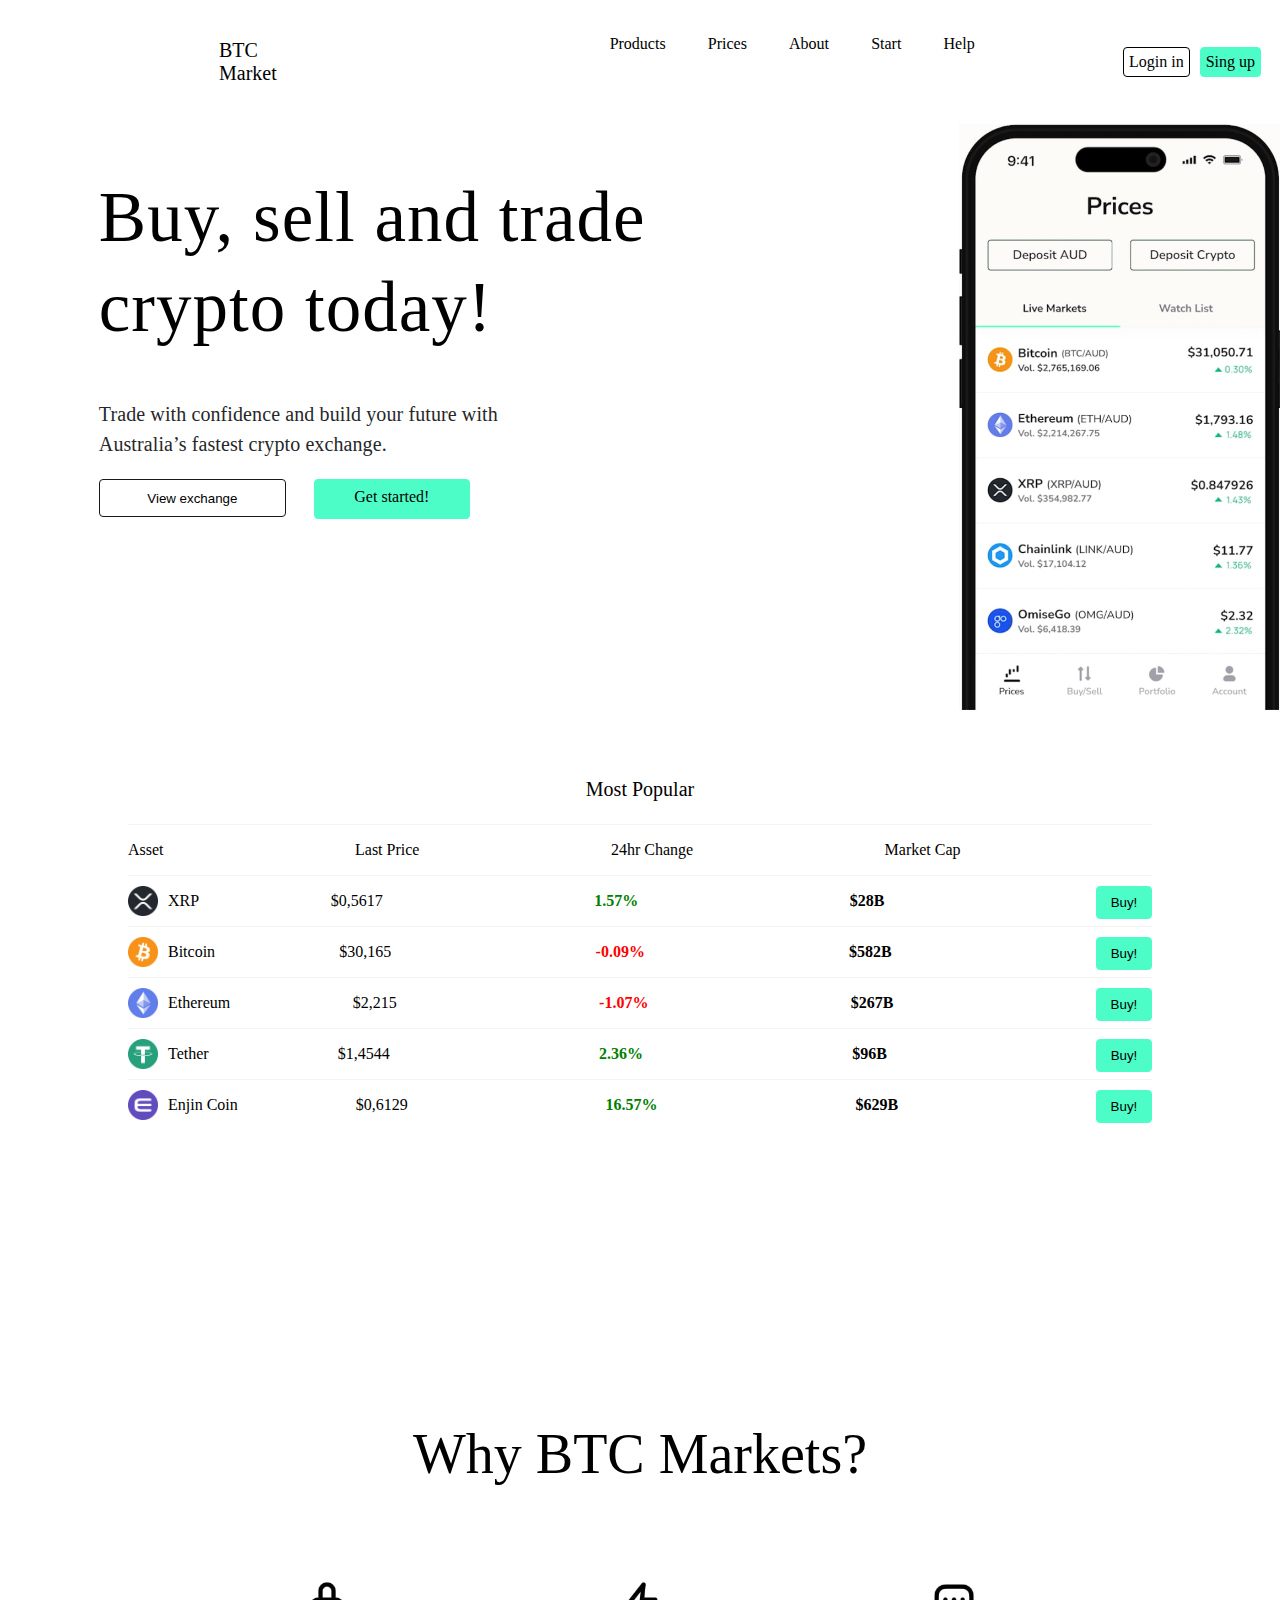
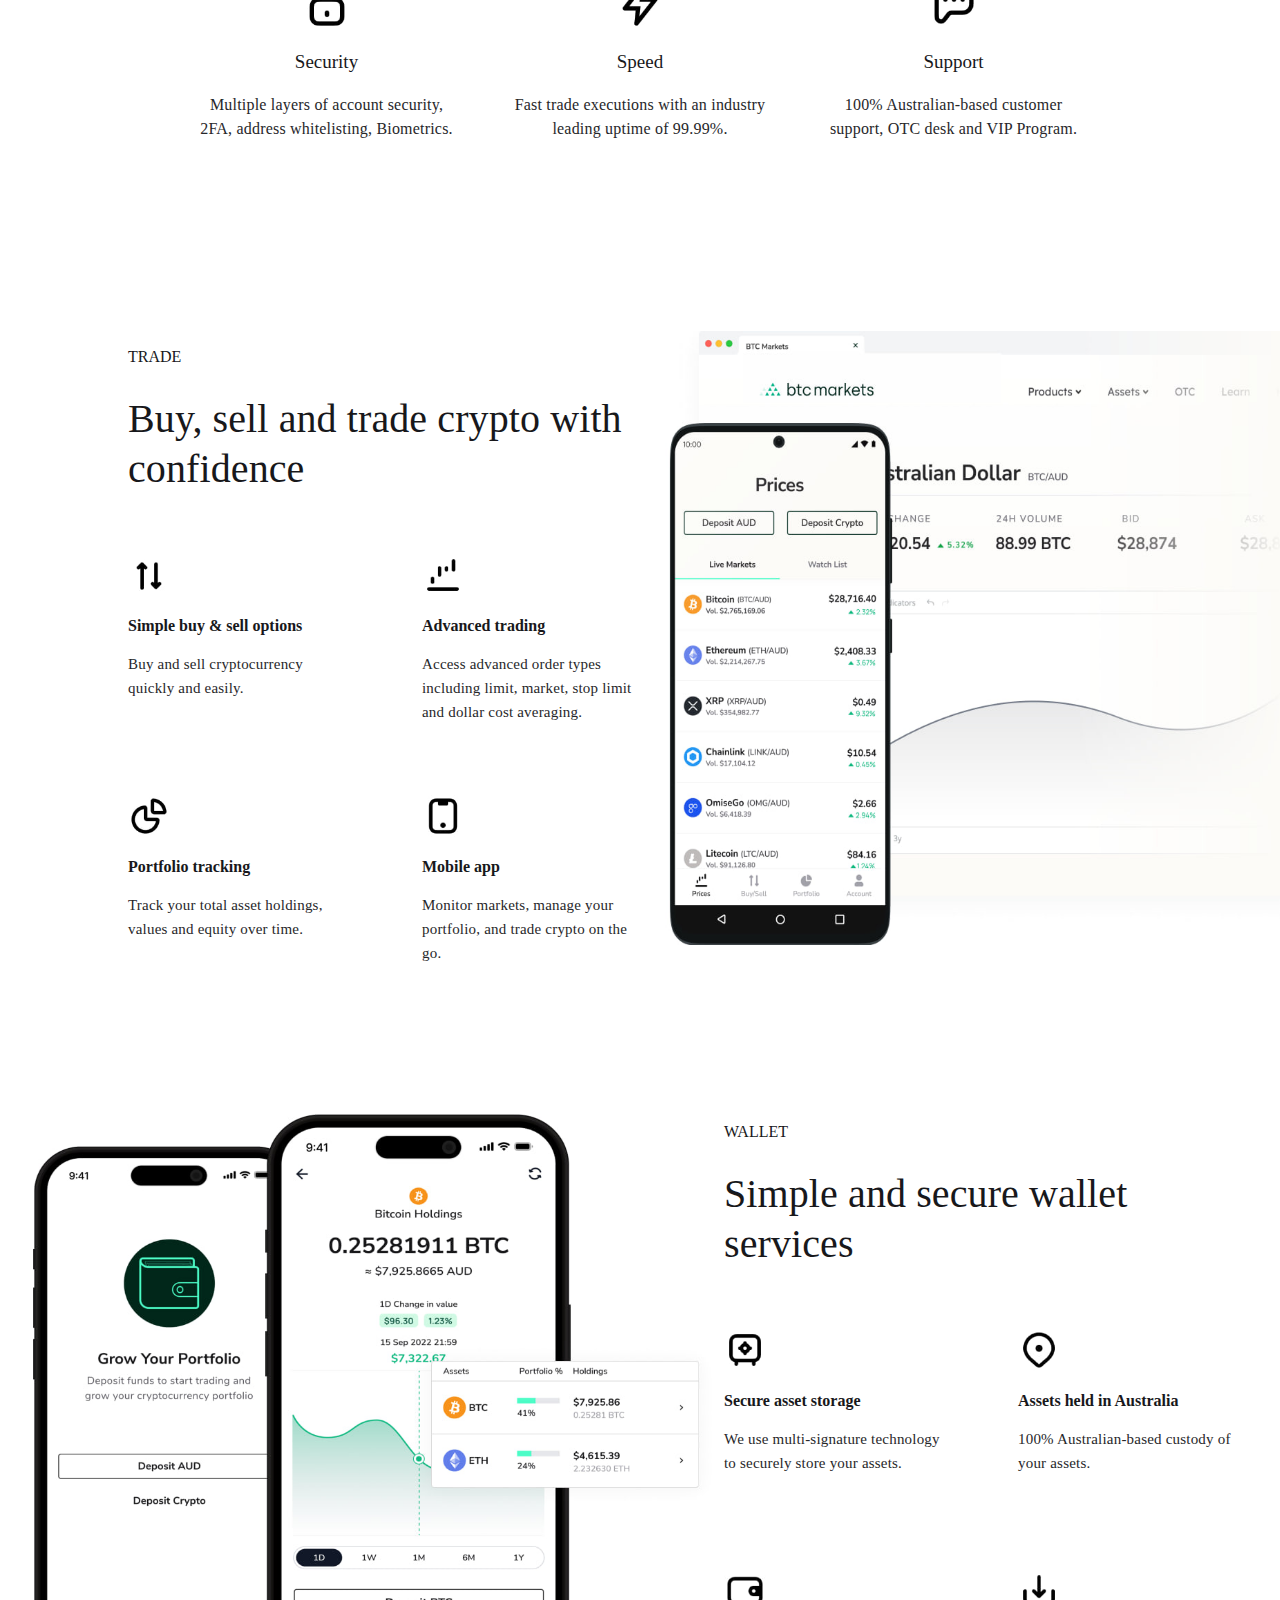
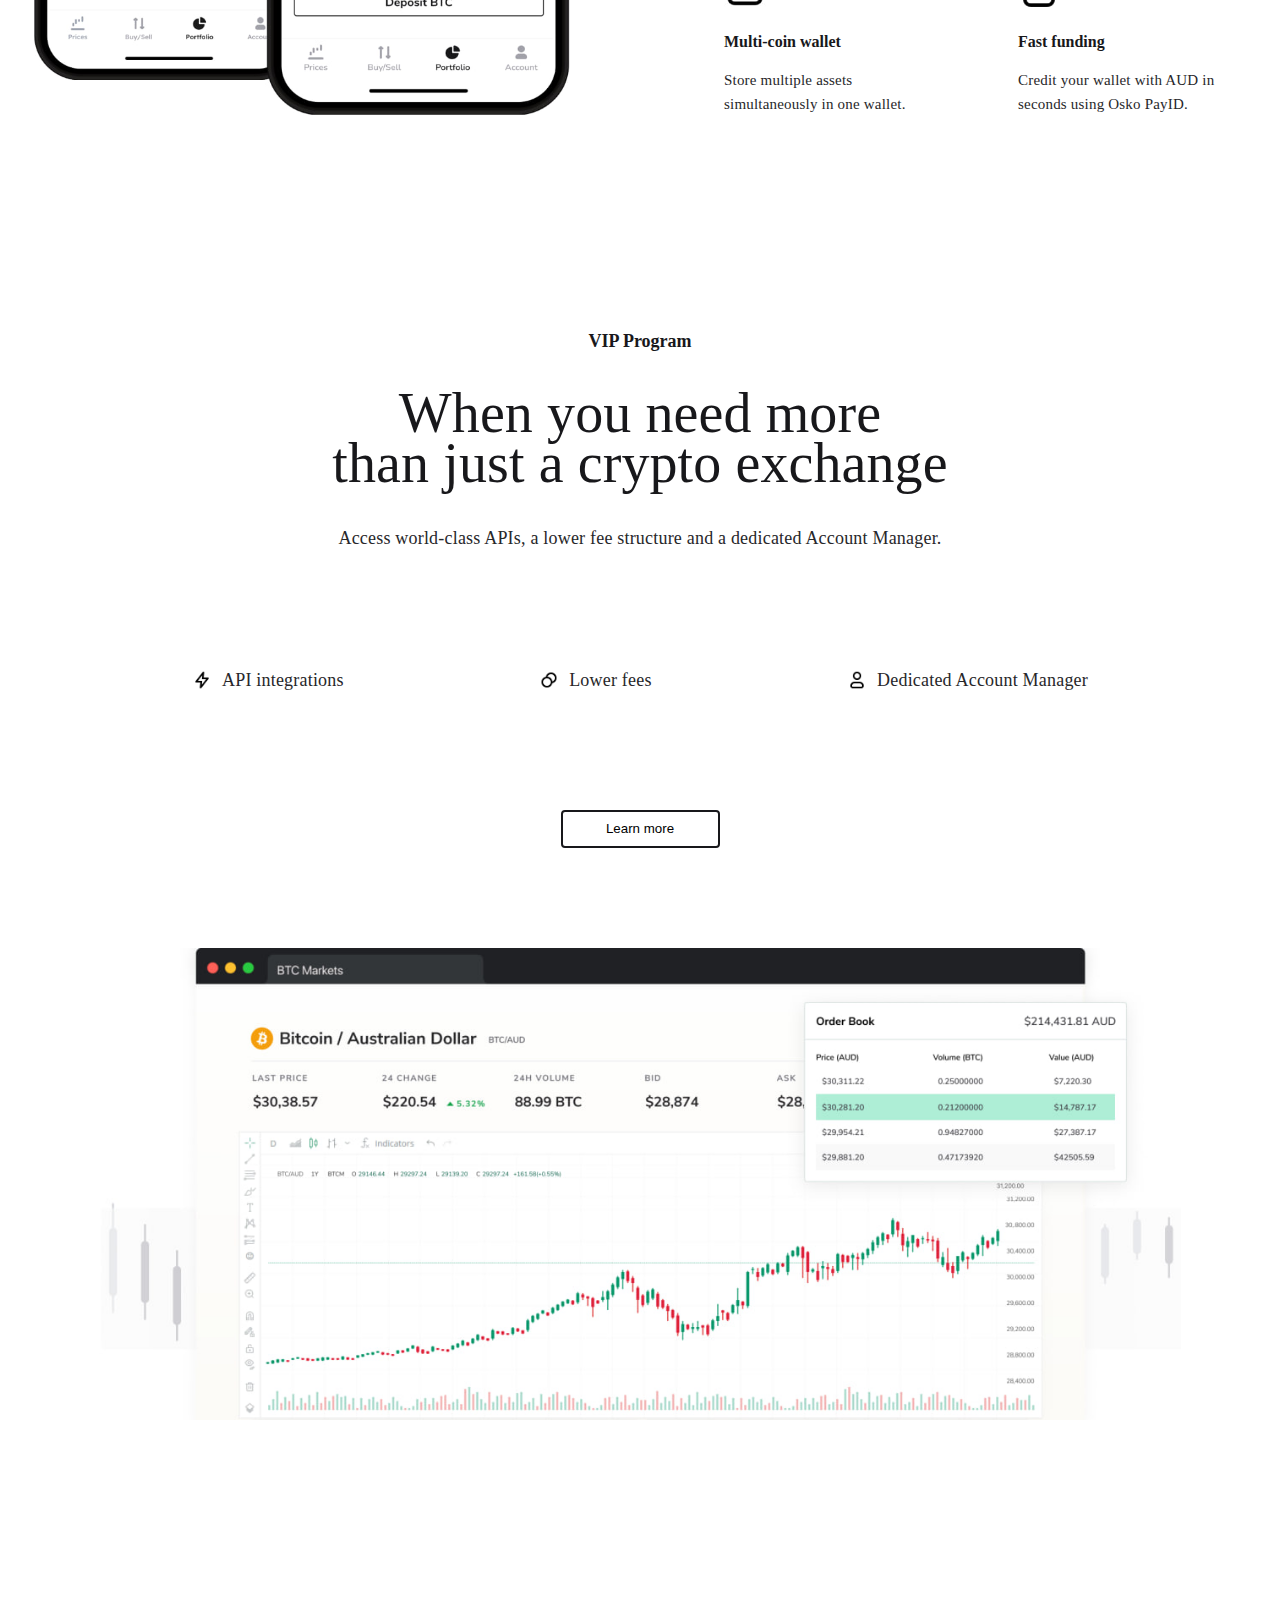
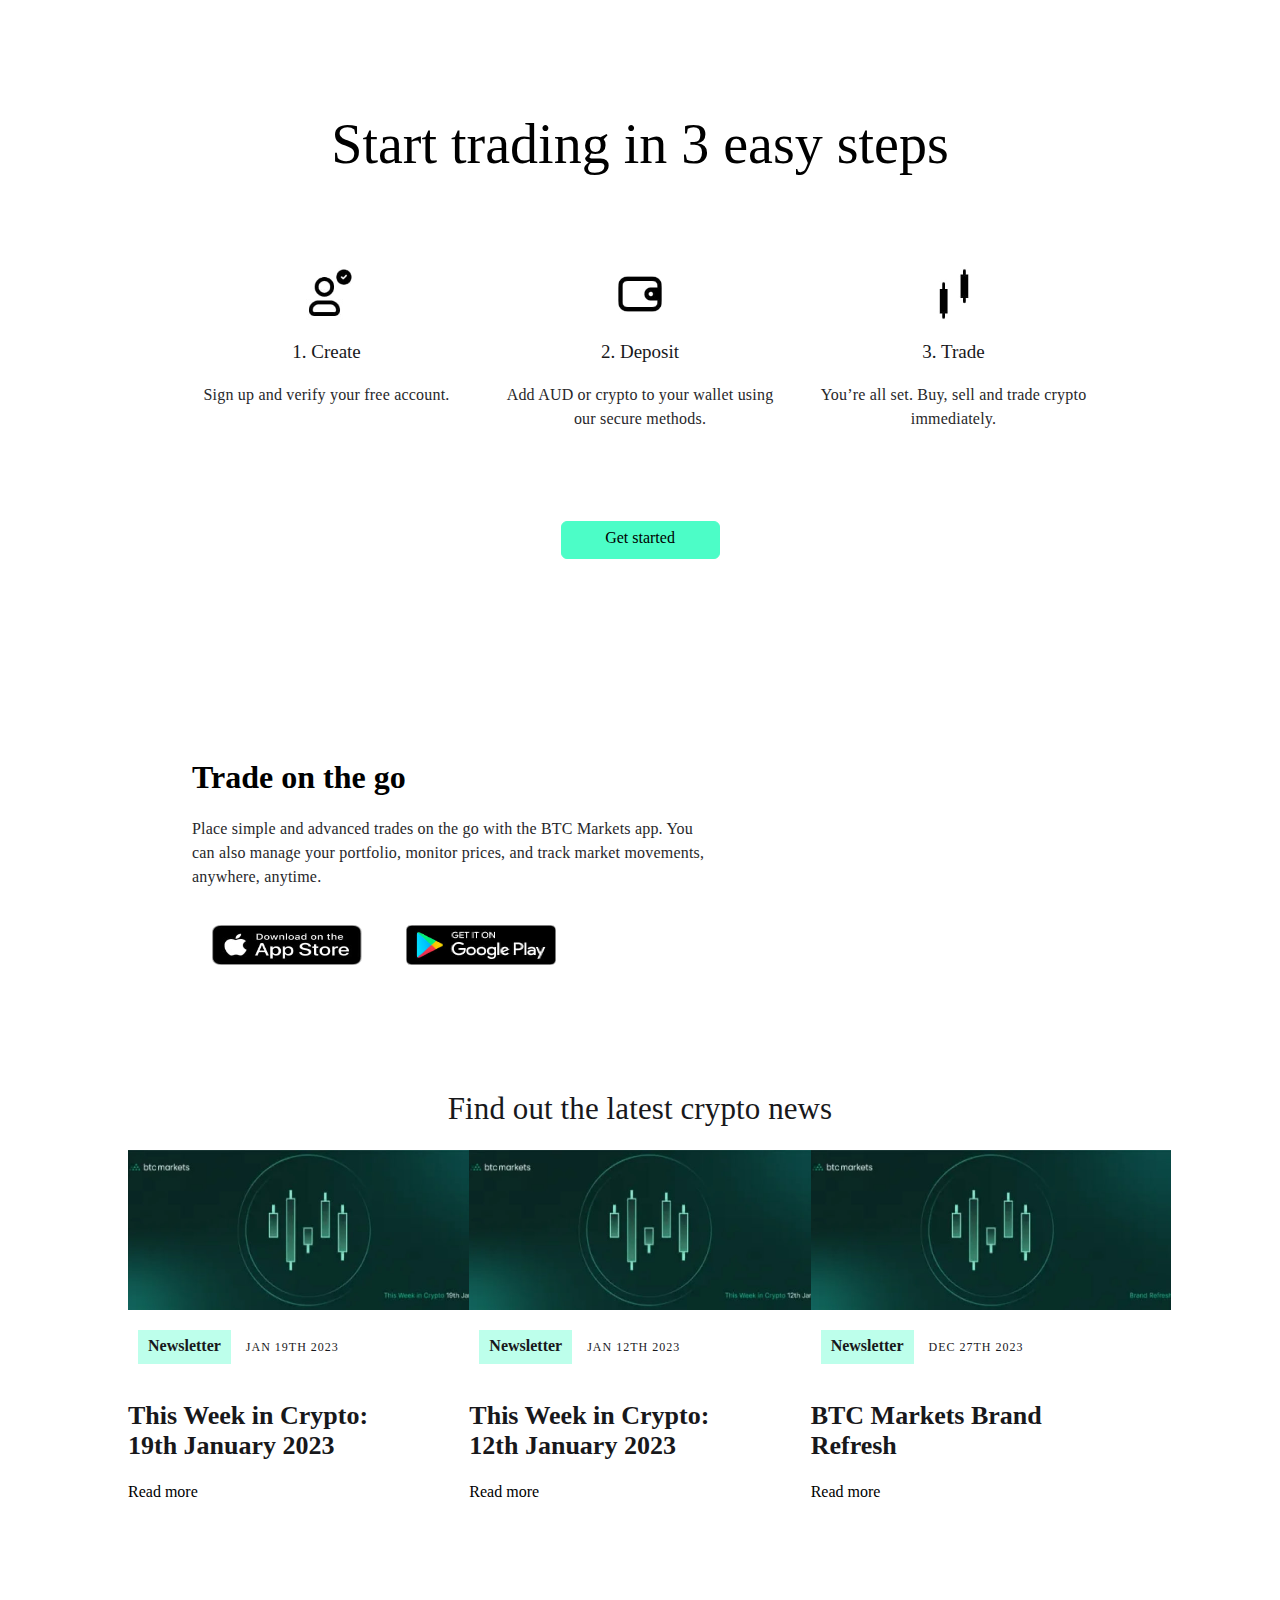
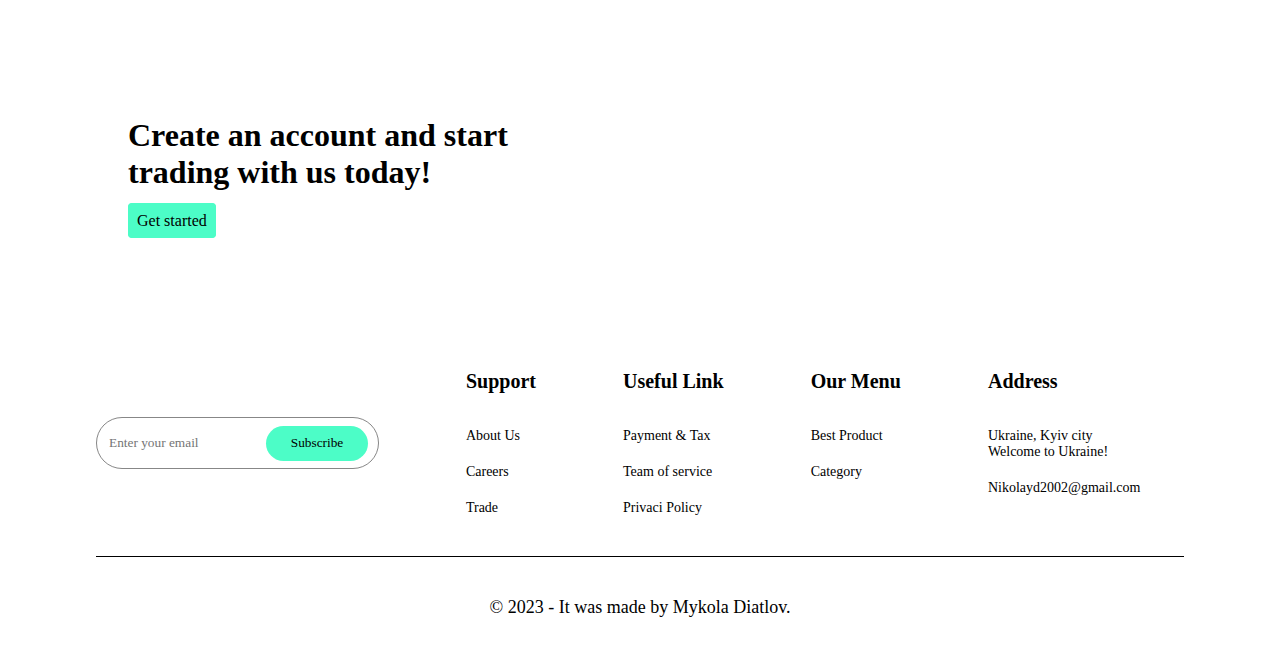
<file: index.html>
<!doctype html>
<html lang="en">
<head>
    <meta charset="UTF-8">
    <meta name="viewport"
          content="width=device-width, user-scalable=no, initial-scale=1.0, maximum-scale=1.0, minimum-scale=1.0">
    <meta http-equiv="X-UA-Compatible" content="ie=edge">
    <title>CriptoWebSite</title>
    <link rel="stylesheet" href="style.css">
</head>
<body>

<header class="header">

    <p class="header__name">BTC Market</p>

    <nav class="header__nav">
        <ul class="text__header">
            <li class="text__li"><a href="#Products">Products</a></li>
            <li class="text__li"><a href="#Prices">Prices</a></li>
            <li class="text__li"><a href="#About">About</a></li>
            <li class="text__li"><a href="#Start">Start</a></li>
            <li class="text__li"><a href="#Help">Help</a></li>
        </ul>
    </nav>

    <div class="header__buttons">
        <a class="header__btn" href="">Login in</a>
        <a class="header__btn2" href="">Sing up</a>
<!--        <button class="header__btn">Log in</button>-->
<!--        <button class="header__btn2">Sing up</button>-->
    </div>
</header>

<main class="main">
    <div class="container">
        <div class="product__text">
            <h1 class="product__h1">
                Buy, sell and trade crypto today!
            </h1>

            <p class="product__p">
                Trade with confidence and build your future with Australia’s fastest crypto exchange.
            </p>
            <div class="product__btns">

<!--                <button class="btn__start">Get started!</button>-->
                <button class="btn__view">View exchange</button>
                <a class="btn__start" href="https://github.com/NikolayLV">Get started!</a>

            </div>
        </div>
        <div class="product__img">
            <img class="mainPhone" src="./img/mainPhone.jpg" alt="">

        </div>

    </div>


    <div class="prices">
        <div class="prices__title">
            <p class="prices__p" id="Prices">
                Most Popular
            </p>
        </div>
        <div class="prices__names">
            <p class="names__p">Asset</p>
            <p class="names__p">Last Price</p>
            <p class="names__p">24hr Change</p>
            <p class="names__p">Market Cap</p>
            <p class="names__p">     </p>
        </div>

        <div class="prices__info">
            <div class="names__price">
                <img src="./img/XRP.jpg" alt="" class="prices__img">
                <p class="names__p">XRP</p>
            </div>

            <p class="names__lastPrice">$0,5617</p>
            <p class="names__colorG">1.57%</p>
            <p class="names__Cap">$28B</p>
            <button class="prices__button">Buy!</button>
        </div>

        <div class="prices__info">
            <div class="names__price">
                <img src="./img/BTC.jpg" alt="" class="prices__img">
                <p class="names__p">Bitcoin</p>
            </div>
            <p class="names__lastPrice">$30,165</p>
            <p class="names__colorR">-0.09%</p>
            <p class="names__Cap">$582B</p>
            <button class="prices__button">Buy!</button>
        </div>

        <div class="prices__info">
            <div class="names__price">
                <img src="./img/ETH.jpg" alt="" class="prices__img">
                <p class="names__p">Ethereum</p>
            </div>
            <p class="names__lastPrice">$2,215</p>
            <p class="names__colorR">-1.07%</p>
            <p class="names__Cap">$267B</p>
            <button class="prices__button">Buy!</button>
        </div>

        <div class="prices__info">
            <div class="names__price">
                <img src="./img/THR.jpg" alt="" class="prices__img">
                <p class="names__p">Tether</p>
            </div>
            <p class="names__lastPrice">$1,4544</p>
            <p class="names__colorG">2.36%</p>
            <p class="names__Cap">$96B</p>
            <button class="prices__button">Buy!</button>
        </div>

        <div class="prices__info">
            <div class="names__price">
                <img src="./img/EEE.jpg" alt="" class="prices__img">
                <p class="names__p">Enjin Coin</p>
            </div>
            <p class="names__lastPrice">$0,6129</p>
            <p class="names__colorG">16.57%</p>
            <p class="names__Cap">$629B</p>
            <button class="prices__button">Buy!</button>
        </div>
    </div>


    <div class="whyWeAre" id="About">
        <h1 class="why__h1">Why BTC Markets?</h1>
        <div class="why__contant">
            <div class="why__card">
                <img class="why__img" src="./img/zam.jpg" alt="">
                <h3 class="why__h3">Security</h3>
                <p class="why__p">Multiple layers of account security, 2FA, address whitelisting, Biometrics.</p>
            </div>
            <div class="why__card">
                <img class="why__img" src="./img/mol.jpg" alt="">
                <h3 class="why__h3">Speed</h3>
                <p class="why__p">Fast trade executions with an industry leading uptime of 99.99%.</p>
            </div>
            <div class="why__card">
                <img class="why__img" src="./img/mess.jpg" alt="">
                <h3 class="why__h3">Support</h3>
                <p class="why__p">100% Australian-based customer support, OTC desk and VIP Program.</p>
            </div>
        </div>
    </div>


    <div class="trade__container" id="Products">
        <div class="trade__right">
            <p class="trade__item" >Trade</p>
            <h1 class="trade__h1">Buy, sell and trade crypto with confidence</h1>
            <div class="trade__content">
                <div class="trade__block">
                    <img src="./img/block1.jpg" alt="" class="trade__block__img">
                    <p class="trade__p1">Simple buy & sell options</p>
                    <p class="trade__p2">Buy and sell cryptocurrency quickly and easily.</p>
                </div>
                <div class="trade__block">
                    <img src="./img/block2.jpg" alt="" class="trade__block__img">
                    <p class="trade__p1">Advanced trading</p>
                    <p class="trade__p2">Access advanced order types including limit, market, stop limit and dollar cost averaging.</p>
                </div>
            </div>
            <div class="trade__content2">
                <div class="trade__block">
                    <img src="./img/block3.jpg" alt="" class="trade__block__img">
                    <p class="trade__p1">Portfolio tracking</p>
                    <p class="trade__p2">Track your total asset holdings, values and equity over time.</p>
                </div>
                <div class="trade__block">
                    <img src="./img/block4.jpg" alt="" class="trade__block__img">
                    <p class="trade__p1">Mobile app</p>
                    <p class="trade__p2">Monitor markets, manage your portfolio, and trade crypto on the go.</p>
                </div>
            </div>
        </div>
        <div class="trade__left">
            <img src="./img/tradeimg.jpg" alt="" class="trade__img">
        </div>
    </div>


    <div class="wallet__container">

        <div class="wallet__right">
            <img src="./img/walletimg.jpg" alt="" class="wallet__img">
        </div>
        <div class="wallet__left">
            <p class="wallet__item">Wallet</p>
            <h1 class="wallet__h1">Simple and secure wallet services</h1>
            <div class="wallet__content">
                <div class="wallet__block">
                    <img src="./img/wallet1.jpg" alt="" class="wallet__block__img">
                    <p class="wallet__p1">Secure asset storage</p>
                    <p class="wallet__p2">We use multi-signature technology to securely store your assets.</p>
                </div>
                <div class="wallet__block">
                    <img src="./img/wallet2.jpg" alt="" class="wallet__block__img">
                    <p class="wallet__p1">Assets held in Australia</p>
                    <p class="wallet__p2">100% Australian-based custody of your assets.</p>
                </div>
            </div>
            <div class="wallet__content2">
                <div class="wallet__block">
                    <img src="./img/wallet3.jpg" alt="" class="wallet__block__img">
                    <p class="wallet__p1">Multi-coin wallet</p>
                    <p class="wallet__p2">Store multiple assets simultaneously in one wallet.</p>
                </div>
                <div class="wallet__block">
                    <img src="./img/wallet4.jpg" alt="" class="wallet__block__img">
                    <p class="wallet__p1">Fast funding</p>
                    <p class="wallet__p2">Credit your wallet with AUD in seconds using Osko PayID.</p>
                </div>
            </div>
        </div>
    </div>

    <div class="vip__container">
        <p class="vip__p">VIP Program</p>
        <h1 class="vip__h1">When you need more <br> than just a crypto exchange</h1>

        <p class="vip__2p">Access world-class APIs, a lower fee structure and a dedicated Account Manager.</p>

        <div class="vip__item">
            <div class="item__content">
                <img src="./img/vip1.jpg" alt="" class="vip__img">
                <p class="vip__2p">API integrations</p>
            </div>
            <div class="item__content">
                <img src="./img/vip2.jpg" alt="" class="vip__img">
                <p class="vip__2p">Lower fees</p>
            </div>
            <div class="item__content">
                <img src="./img/vip3.jpg" alt="" class="vip__img">
                <p class="vip__2p">Dedicated Account Manager</p>
            </div>
        </div>
        <div class="btn">
            <button class="vip__btn">Learn more</button>
        </div>

        <img src="./img/vipimg.jpg" alt="" class="vip__mainimg">

    </div>


    <div class="start" id="Start">
        <h1 class="start__h1">Start trading in 3 easy steps</h1>
        <div class="start__contant">
            <div class="start__card">
                <img class="start__img" src="./img/start1.jpg" alt="">
                <h3 class="start__h3">1. Create</h3>
                <p class="start__p">Sign up and verify your free account.</p>
            </div>
            <div class="start__card">
                <img class="start__img" src="./img/start2.jpg" alt="">
                <h3 class="start__h3">2. Deposit</h3>
                <p class="start__p">Add AUD or crypto to your wallet using our secure methods.</p>
            </div>
            <div class="start__card">
                <img class="start__img" src="./img/start3.jpg" alt="">
                <h3 class="start__h3">3. Trade</h3>
                <p class="start__p">You’re all set. Buy, sell and trade crypto immediately.</p>
            </div>
        </div>
        <div class="start_btn">
<!--            <button class="start__btn">Get started</button>-->
            <a class="start__btn" href="https://github.com/NikolayLV">Get started</a>
        </div>
    </div>

    <div class="tradeon">
        <h1 class="tradeon__h1">Trade on the go</h1>
        <p class="tradeon__p">Place simple and advanced trades on the go with the BTC Markets app.
            You can also manage your portfolio, monitor prices, and track market movements, anywhere, anytime.</p>
        <div class="tradeon__for__img">
            <img src="./img/apple.jpg" alt="" class="tradeon__img">
            <img src="./img/google1.jpg" alt="" class="tradeon__img">
        </div>

    </div>

    <div class="findout">
        <h1 class="findout__h1">Find out the latest crypto news</h1>
        <div class="findout__container">
            <div class="findout__block">
                <img src="./img/findout1.jpg" alt="" class="findout__img">
                <div class="findout__info">
                    <p class="findout__letter">Newsletter</p>
                    <p class="findout__date">JAN 19TH 2023</p>
                </div>
                <h2 class="findout__h2">This Week in Crypto: <br>19th January 2023</h2>
                <p class="findout__read">Read more</p>
            </div>
            <div class="findout__block">
                <img src="./img/findout2.jpg" alt="" class="findout__img">
                <div class="findout__info">
                    <p class="findout__letter">Newsletter</p>
                    <p class="findout__date">JAN 12TH 2023</p>
                </div>
                <h2 class="findout__h2">This Week in Crypto: <br>12th January 2023</h2>
                <p class="findout__read">Read more</p>
            </div>
            <div class="findout__block">
                <img src="./img/findout3.jpg" alt="" class="findout__img">
                <div class="findout__info">
                    <p class="findout__letter">Newsletter</p>
                    <p class="findout__date">DEC 27TH 2023</p>
                </div>
                <h2 class="findout__h2">BTC Markets Brand <br>Refresh</h2>
                <p class="findout__read">Read more</p>
            </div>
        </div>
    </div>

<div class="last">
    <h1 class="tradeon__h1">Create an account and start <br>trading with us today!</h1>

<!--        <button class="last__btn">Get started</button>-->
    <a class="last__btn" href="https://github.com/NikolayLV">Get started</a>

</div>


</main>

<footer class="footer" id="Help">
    <div id="top-footer">
        <div class="left-footer">
            <div class="input">
                <input type="email" placeholder="Enter your email">
                <input type="submit" value="Subscribe" class="submitBtn">
            </div>

        </div>
        <div class="right-footer">
            <div class="block">
                <h2>Support</h2>
                <a href="#">About Us</a>
                <a href="#">Careers</a>
                <a href="#">Trade</a>
            </div>
            <div class="block">
                <h2>Useful Link</h2>
                <a href="#">Payment & Tax</a>
                <a href="#">Team of service</a>
                <a href="#">Privaci Policy</a>
            </div>
            <div class="block">
                <h2>Our Menu</h2>
                <a href="#">Best Product</a>
                <a href="#">Category</a>
            </div>
            <div class="block">
                <h2>Address</h2>
                <span>Ukraine, Kyiv city<br/> Welcome to Ukraine!</span>
                <span>Nikolayd2002@gmail.com</span>
            </div>
        </div>
    </div>
    <div id="bottom-footer">
        <span>© 2023  - It was made by Mykola Diatlov.</span>
    </div>
</footer>
<script src="script.js"></script>
</body>
</html>
</file>
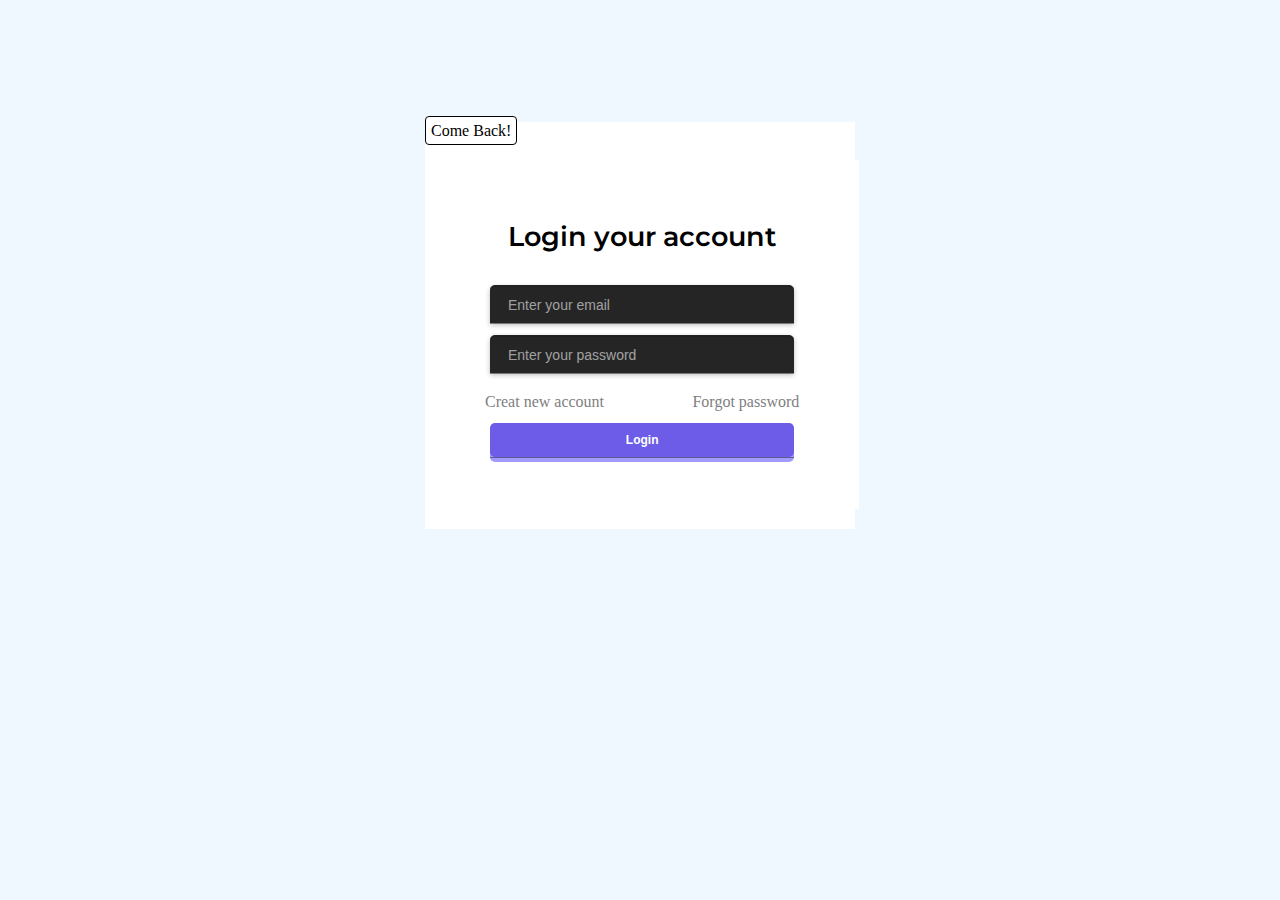
<file: login.html>
<!doctype html>
<html lang="en">
<head>
    <meta charset="UTF-8">
    <meta name="viewport"
          content="width=device-width, user-scalable=no, initial-scale=1.0, maximum-scale=1.0, minimum-scale=1.0">
    <meta http-equiv="X-UA-Compatible" content="ie=edge">
    <title>Login From</title>
  <link rel="stylesheet" href="loginStyle.css">
</head>
<body>

<div class="container">
  <a class="comeBack" href="./index.html">Come Back!</a>
  <div class="forms">
    <div class="form login">
      <span class="title">Login your account</span>

      <form action="#">
        <div class="inputField">
          <input type="email" name="email" placeholder="Enter your email" required data-required="Введите Email">
        </div>
        <div class="inputField">
          <input type="password" name="password" class="password" placeholder="Enter your password" required minlength="6" maxlength="16">
        </div>
        <div class="optionalText">
          <a href="#" class="text-new">Creat new account</a>
          <a href="#" class="text">Forgot password</a>
        </div>

        <div class="inputField button">
          <input class="Login" type="submit" value="Login">
        </div>
      </form>
    </div>

    <div class="form Signup">
      <span class="title">Registration</span>
      <form action="#">
        <div class="inputField">
          <input type="text" name="name" placeholder="Enter your name" required>
        </div>
        <div class="inputField">
          <input type="email" name="email" placeholder="Enter your email" data-required="Введите Email">
        </div>
        <div class="inputField">
          <input type="password" name="password" class="password" placeholder="Create password" required minlength="6" maxlength="16">
        </div>
        <div class="inputField">
          <input type="password" name="passwordAgain" class="password" placeholder="Repeat password" required minlength="6" maxlength="16">
        </div>
        <div class="optionalText">
          <a href="#"  class="text-login">Login now</a>
        </div>

        <div class="inputField button">
          <input class="Login" type="submit" value="Save">
        </div>
      </form>
    </div>
  </div>
</div>

<script src="./script.js"></script>

</body>
</html>
</file>
<file: style.css>
body {
    margin: 0;
    padding: 0;
}

a {
    margin: 0;
    padding: 0;
    text-decoration: none;
    text-decoration-color: none;
    color: black;
}


.header {
    background: white;
    display: flex;
    margin-left: 200px;
}

.header__name {
    padding: 19px;
    font-size: 20px;
    justify-content: flex-start;
}

.text__header {
    display: flex;
    width: 403px;
    justify-content: space-between;
    margin-left: 250px;

}

.text__header a {
    text-decoration: none;
}

.text__li {
    color: black;
    font-size: 16px;
    padding: 19px;
    list-style-type: none;
}

.header__buttons {
    display: flex;
    width: 403px;
    margin: auto;
    padding: 19px;
    justify-content: flex-end;
}

.header__btn {
    box-sizing: border-box;
background-color: white;
    padding: 5px;
    border: 1px solid black;
    border-radius: 4px;
    text-align: center;
    margin-right: 10px;
    transition: 1s;
}




.header__btn2 {
    box-sizing: border-box;
    padding: 5px;
    text-align: center;
    background: #4CFDC7;
    border: 1px solid #4CFDC7;
    border-radius: 4px;
}

.container {
    display: flex;

}

.product__text {

}

.product__img {
    justify-items: center;
}

.mainPhone {
    width: 323px;
    height: 586px;
    margin-left: 300px;

}

.product__h1 {
    width: 659px;
    height: 180px;
    margin-left: 15%;

    font-family: 'Lexend';
    font-style: normal;
    font-weight: 400;
    font-size: 71px;
    line-height: 90px;
    /* or 127% */

    letter-spacing: 1px;

    color: #000000;
}

.product__p {
    width: 461px;
    height: 60px;
    margin-left: 15%;

    font-family: 'Lexend';
    font-style: normal;
    font-weight: 400;
    font-size: 20px;
    line-height: 30px;
    /* or 150% */

    letter-spacing: 0.1px;

    color: #27272A;
}

.btn__start {
    box-sizing: border-box;
    width: 156px;
    height: 40px;
    margin-left: 5%;
    background: #4CFDC7;
    border: 1px solid #4CFDC7;
    border-radius: 4px;
    padding: 8px;
    text-align: center;
    transition: 1s;
}

.btn__start:hover {
    border: 2px solid #4CFDC7;
    background: #1d3830;
    transition: 1s;
    color: white;
}

.btn__view {
    box-sizing: border-box;
    background: white;
    width: 187px;
    height: 38px;
    border: 1px solid #18181B;
    border-radius: 4px;
}

.product__btns {
    display: flex;
    margin-left: 15%;
}

.prices {
    margin-top: 60px;
}

.prices__title {
    text-align: center;
    font-family: 'Lexend';
    font-style: normal;
    font-weight: 400;
    font-size: 20px;
    line-height: 30px;
}

.prices__names {
    display: flex;
    margin-left: 10%;
    margin-right: 10%;
    justify-content: space-between;
    border-top: 1px solid #F4F4F5;
}

.prices__info {
    display: flex;
    margin-left: 10%;
    margin-right: 10%;
    justify-content: space-between;
    border-top: 1px solid #F4F4F5;
}

.names__price {
    display: flex;
}

.prices__img {
    width: 30px;
    height: 30px;
    margin-top: 10px;
    margin-right: 10px;
}

.names__Cap {
    font-weight: bold;

}

.names__colorG {
    font-weight: bold;
    color: green;
}

.names__colorR {
    font-weight: bold;
    color: red;

}

.names__lastPrice {
    margin-left: -80px;
}

.prices__button {
    box-sizing: border-box;
    width: 56px;
    height: 33px;
    background: #4CFDC7;
    border: 1px solid #4CFDC7;
    border-radius: 4px;
    margin-top: 10px;
}


.whyWeAre {
    margin-top: 300px;
}
.why__h1 {
    text-align: center;
    font-family: 'Lexend';
    font-style: normal;
    font-weight: 400;
    font-size: 56px;
    line-height: 48px;
}

.why__contant {
    display: flex;
    justify-content: space-between;
    margin-left: 15%;
    margin-right: 15%;
    margin-top: 100px;
}

.why__img {
    width: 52px;
    height: 52px;
    display: block;
    margin: auto;
}

.why__h3 {
    text-align: center;
    font-family: 'Lexend';
    font-style: normal;
    font-weight: 400;
    font-size: 19px;
    line-height: 25px;
    color: #18181B;
}

.why__p {
    width: 269px;
    height: 72px;
    font-family: 'Lexend';
    font-style: normal;
    font-weight: 400;
    font-size: 16px;
    line-height: 24px;
    text-align: center;
    letter-spacing: 0.2px;
    color: #27272A;
}


.trade__container {
    margin-top: 150px;
    display: flex;
    justify-content: space-between;
    margin-left: 10%;
}


.trade__img {
    width: 724px;
    height: 614px;
}

.trade__item {
    width: 54px;
    height: 20px;
    font-family: 'Lexend';
    font-style: normal;
    font-weight: 400;
    font-size: 16px;
    line-height: 20px;
    text-transform: uppercase;

    color: #18181B;
}

.trade__h1 {
    width: 510px;
    height: 100px;
    font-family: 'Lexend';
    font-style: normal;
    font-weight: 400;
    font-size: 40px;
    line-height: 50px;
    letter-spacing: 0.1px;
    color: #18181B;
}

.trade__content {
    display: flex;
    justify-content: space-between;
    margin-top: 60px;
}

.trade__content2 {
    display: flex;
    justify-content: space-between;
    margin-top: 80px;
}

.trade__block__img {
    width: 42px;
    height: 42px;
}

.trade__p1 {
    width: 204px;
    height: 20px;
    font-family: 'Lexend';
    font-style: normal;
    font-weight: bold;
    font-size: 16px;
    line-height: 20px;
    color: #18181B;
}

.trade__p2 {
    width: 216px;
    height: 48px;
    font-family: 'Lexend';
    font-style: normal;
    font-weight: 500;
    font-size: 15px;
    line-height: 24px;
    letter-spacing: 0.2px;
    color: #27272A;
}


.wallet__container {
    margin-top: 150px;
    display: flex;
    justify-content: space-between;
    margin-right: 10%;
}


.wallet__img {
    width: 724px;
    height: 614px;
}

.wallet__item {
    width: 54px;
    height: 20px;
    font-family: 'Lexend';
    font-style: normal;
    font-weight: 400;
    font-size: 16px;
    line-height: 20px;
    text-transform: uppercase;

    color: #18181B;
}

.wallet__h1 {
    width: 510px;
    height: 100px;
    font-family: 'Lexend';
    font-style: normal;
    font-weight: 400;
    font-size: 40px;
    line-height: 50px;
    letter-spacing: 0.1px;
    color: #18181B;
}

.wallet__content {
    display: flex;
    justify-content: space-between;
    margin-top: 60px;
}

.wallet__content2 {
    display: flex;
    justify-content: space-between;
    margin-top: 80px;
}

.wallet__block__img {
    width: 42px;
    height: 42px;
}

.wallet__p1 {
    width: 204px;
    height: 20px;
    font-family: 'Lexend';
    font-style: normal;
    font-weight: bold;
    font-size: 16px;
    line-height: 20px;
    color: #18181B;
}

.wallet__p2 {
    width: 216px;
    height: 48px;
    font-family: 'Lexend';
    font-style: normal;
    font-weight: 500;
    font-size: 15px;
    line-height: 24px;
    letter-spacing: 0.2px;
    color: #27272A;
}

.vip__container {
    margin-top: 200px;

}

.vip__p {
    text-align: center;
    font-family: 'Lexend';
    font-style: normal;
    font-weight: bold;
    font-size: 18px;
    line-height: 20px;
    color: #18181B;
}

.vip__h1 {
    font-family: 'Lexend';
    font-style: normal;
    font-weight: 400;
    font-size: 56px;
    line-height: 50px;
    text-align: center;
    letter-spacing: 0.1px;
    color: #18181B;
}

.vip__2p {
    font-family: 'Lexend';
    font-style: normal;
    font-weight: 400;
    font-size: 18px;
    line-height: 24px;
    text-align: center;
    letter-spacing: 0.2px;
    color: #27272A;
}

.vip__item {
    display: flex;
    margin-left: 15%;
    margin-right: 15%;
    justify-content: space-between;
    margin-top: 100px;
}

.item__content {
    display: flex;
}

.vip__img {
    width: 20px;
    height: 20px;
    margin-top: 20px;
    margin-right: 10px
}

.btn {
    margin-top: 100px;
    margin-bottom: 100px;
}

.vip__btn {
    box-sizing: border-box;

    width: 159px;
    height: 38px;
    background: white;
    border: 2px solid #18181B;
    border-radius: 4px;
    display: block;
    margin: auto;
}

.vip__mainimg {
    width: 1082px;
    height: 472px;;
    border-radius: 0px;
    display: block;
    margin: auto;
}


.start {
    margin-top: 300px;
}
.start__h1 {
    text-align: center;
    font-family: 'Lexend';
    font-style: normal;
    font-weight: 400;
    font-size: 56px;
    line-height: 48px;
}

.start__contant {
    display: flex;
    justify-content: space-between;
    margin-left: 15%;
    margin-right: 15%;
    margin-top: 100px;
}

.start__img {
    width: 52px;
    height: 52px;
    display: block;
    margin: auto;
}

.start__h3 {
    text-align: center;
    font-family: 'Lexend';
    font-style: normal;
    font-weight: 400;
    font-size: 19px;
    line-height: 25px;
    color: #18181B;
}

.start__p {
    width: 269px;
    height: 72px;
    font-family: 'Lexend';
    font-style: normal;
    font-weight: 400;
    font-size: 16px;
    line-height: 24px;
    text-align: center;
    letter-spacing: 0.2px;
    color: #27272A;
}

.start_btn {
    margin-top: 50px;
    margin-bottom: 50px;
}

.start__btn {
    box-sizing: border-box;
    width: 159px;
    height: 38px;
    border-radius: 4px;
    display: block;
    margin: auto;
    background: #4CFDC7;
    border: 1px solid #4CFDC7;
    border-radius: 6px;
    padding: 7px;
    text-align: center;
    transition: 1s;
}

.start__btn:hover {
    border: 2px solid #4CFDC7;
    background: #1d3830;
    transition: 1s;
    color: white;
    transition: 1s;
}


.tradeon {
    margin-top: 200px;
    margin-left: 15%;
}

tradeon__for__img {
    display: none;
}

.tadeon__h1 {
    width: 369px;
    height: 48px;
    font-family: 'Lexend';
    font-style: normal;
    font-weight: 400;
    font-size: 46px;
    line-height: 48px;
    letter-spacing: 1px;
    color: #000000;
    padding: 20px;
}

.tradeon__p {
    width: 517px;
    height: 72px;
    font-family: 'Lexend';
    font-style: normal;
    font-weight: 400;
    font-size: 16px;
    line-height: 24px;
    letter-spacing: 0.2px;
    color: #27272A;
}

.tradeon__img {
    width: 150px;
    height: 40px;
    padding: 20px;
}


.findout {
    margin-top: 100px;
    margin-right: 10%;
    margin-left: 10%;
}

.findout__h1 {
    font-family: 'Lexend';
    font-style: normal;
    font-weight: 400;
    font-size: 31px;
    line-height: 40px;
    text-align: center;
    letter-spacing: 0.1px;
    color: #18181B;
}

.findout__container {
    display: flex;
}

.findout__block {
    width: 33.3333%;
}

.findout__img {
    width: 360px;
    height: 160px;
}

.findout__info {
    display: flex;
    margin-left: 10px;
}

.findout__letter {
    font-family: 'Lexend';
    font-style: normal;
    font-weight: bold;
    font-size: 16px;
    line-height: 12px;
    background-color: #BDFFEB;
    color: #18181B;
    padding: 10px;
}

.findout__date {
    font-family: 'Lexend';
    font-style: normal;
    font-weight: 400;
    font-size: 12px;
    line-height: 12px;
    letter-spacing: 1px;
    text-transform: uppercase;
    color: #18181B;
    padding: 15px;

}

.findout__h2 {
    font-family: 'Lexend';
    font-style: normal;
    font-weight: bold;
    font-size: 26px;
    line-height: 30px;
    color: #18181B;
}

.last {
    margin-top: 200px;
    margin-left: 10%;
}



.last__btn {
    box-sizing: border-box;
    width: 156px;
    height: 40px;
    background: #4CFDC7;
    border: 1px solid #4CFDC7;
    border-radius: 4px;
    padding: 8px;
    text-align: center;
    transition: 1s;
}



.last__btn:hover {
    border: 2px solid #4CFDC7;
    background: #1d3830;
    transition: 1s;
    color: white;
}


footer{
    margin-top: 140px;
}
footer #top-footer{
    display: flex;
    width: 85%;
    margin: auto;
    border-bottom: 1px solid black;
    padding: 0 0 40px 0;
}
footer #top-footer .left-footer{
    width: 30%;
    display: flex;
    align-items: center;
}
footer #top-footer .left-footer .input{
    display: flex;
    align-items: center;
    border: 1px solid #878787;
    border-radius: 30px;
    height: 50px;
    padding: 0 10px 0 10px;
    width: 80%;
}
footer #top-footer .left-footer .input input{
    border: 0;
    width: 78%;
    outline: 0;
    font-family: WorkSans-Regular;
}
footer #top-footer .left-footer .input .submitBtn{
    border: 0;
    background-color: #4CFDC7;;
    border-radius: 20px;
    height: 35px;
    width: 50%;
    color: black;
    font-family: WorkSans-Regular;
}
footer #top-footer .right-footer{
    display: flex;
    width: 70%;
    justify-content: space-around;
}
footer #top-footer .right-footer .block{
    display: flex;
    flex-direction: column;
    align-items: start;
}
footer #top-footer .right-footer .block h2{
    font-family: WorkSans-Bold;
    font-size: 20px;
    margin: 0 0 15px 0;
}
footer #top-footer .right-footer .block a{
    text-decoration: none;
    font-family: WorkSans-Medium;
    color: black;
    margin-top: 20px;
    font-size: 14px;
}
footer #top-footer .right-footer .block span{
    font-family: WorkSans-Medium;
    color: black;
    margin-top: 20px;
    font-size: 14px;
}
footer #bottom-footer{
    margin-top: 40px;
    text-align: center;
    font-size: 18px;
    font-family: WorkSans-Regular;
    padding: 0 0 30px 0;

}
@media (max-width: 1440px){
    header .crice{
        top: 650px;
    }
    header .title div img{
        width: 15%;
        margin-top: 5px;
    }
}
@media (max-width: 1000px){
    header .crice{
        display: none;
        background-color: #828282;
    }
    header .title div img{
        width: 17%;
        margin-top: 5px;
    }
    .icons{
        width: 90%;
    }
}
</file>
<file: loginStyle.css>
@import url('https://fonts.googleapis.com/css2?family=Alkalami&family=Montserrat:wght@300&family=Nanum+Gothic:wght@700&display=swap');


*{
    margin: 0;
    padding: 0;
    box-sizing: border-box;
}
body{
    height: 650px;
    display: flex;
    align-items: center;
    justify-content: center;
    background-color: aliceblue;
}
.container{
    position: relative;
    max-width: 430px;
    width: 100%;
    background-color: white;
}
.container .forms{
    background-color: white;
    width: 101%;
}
.container .form{
    padding: 40px;
    margin: 20px;

}
.container .form .title{
    font-size: 27px;
    font-weight: 600;
    display: flex;
    align-items: center;
    justify-content: center;
    font-family: 'Montserrat', sans-serif;
    padding: 20px;
}
.form .inputField{
    /*margin-top: 30px;*/
    /*height: 50px;*/
    /*width: 100%;*/
    position: relative;
    /*width: 180px;*/
    margin: 12px 5px;
    --accent-color: #a3e583;
}

.form .inputField:before {
    transition: border-bottom-color 200ms cubic-bezier(0.4, 0, 0.2, 1) 0ms;
    border-bottom: 1px solid rgba(0, 0, 0, 0.42);
}

.form .inputField:before,
.form .inputField:after {
    content: "";
    left: 0;
    right: 0;
    position: absolute;
    pointer-events: none;
    bottom: -1px;
    z-index: 4;
    width: 100%;
}

.form .inputField:focus-within:before {
    border-bottom: 1px solid var(--accent-color);
}

.form .inputField:before {
    transition: border-bottom-color 200ms cubic-bezier(0.4, 0, 0.2, 1) 0ms;
    border-bottom: 1px solid rgba(0, 0, 0, 0.42);
}

.form .inputField:focus-within:before {
    border-bottom: 1px solid var(--accent-color);
    transform: scaleX(1);
}

.form .inputField:focus-within:after {
    border-bottom: 2px solid var(--accent-color);
    transform: scaleX(1);
}

.form .inputField:after {
    content: "";
    transform: scaleX(0);
    transition: transform 250ms cubic-bezier(0, 0, 0.2, 1) 0ms;
    will-change: transform;
    border-bottom: 2px solid var(--accent-color);
    border-bottom-color: var(--accent-color);
}

.inputField input::placeholder {
    transition: opacity 250ms cubic-bezier(0, 0, 0.2, 1) 0ms;
    opacity: 1;
    user-select: none;
    color: rgba(255, 255, 255, 0.582);
}

.form .inputField input {
    border-radius: 5px 5px 0px 0px;
    box-shadow: 0px 2px 5px rgb(35 35 35 / 30%);
    max-height: 36px;
    background-color: #252525;
    transition-timing-function: cubic-bezier(0.25, 0.8, 0.25, 1);
    transition-duration: 200ms;
    transition-property: background-color;
    color: #e8e8e8;
    font-size: 14px;
    font-weight: 500;
    padding: 18px;
    width: 100%;
    border-left: none;
    border-bottom: none;
    border-right: none;
}

.form .inputField input:focus,
.form .inputField input:active {
    outline: none;
}

.form .inputField:focus-within inputField input,
.form .inputField inputField input:focus,
.form .inputField inputField input:active {
    background-color: #353535;
}

.form .inputField:focus-within inputField input::placeholder {
    opacity: 0;
}
/*.inputField input{*/
/*    height: 100%;*/
/*    width: 100%;*/
/*    padding: 0 35px;*/
/*    border: none;*/
/*    outline: none;*/
/*    border-bottom: 2px solid grey;*/
/*    border-top: 2px solid transparent;*/
/*    font-size: 16px;*/
/*    font-family: 'Montserrat', sans-serif;*/
/*}*/
.optionalText{
    display: flex;
    justify-content: space-between;
    margin-top: 20px;
}
.optionalText .text{
    text-decoration: none;
    color: grey;
    /*font-family: 'Montserrat', sans-serif;*/
}
.optionalText .text:hover{
    color: lightsteelblue;
}
.optionalText .text-new{
    text-decoration: none;
    color: grey;
    /*font-family: 'Montserrat', sans-serif;*/
}
.optionalText .text-new:hover{
    color: lightsteelblue;
}
.form .button .mainBtn{
    margin-top: 35px;
}
.optionalText .text-login{
    text-decoration: none;
    color: grey;
}
.optionalText .text-login:hover{
    color: lightsteelblue;
}

.form .button input{
    border: none;
    outline: none;
    background-color: #6c5ce7;
    padding: 10px 20px;
    font-size: 12px;
    font-weight: 700;
    color: #fff;
    border-radius: 5px;
    transition: all ease 0.1s;
    box-shadow: 0px 5px 0px 0px #a29bfe;
}

.form .button input:active {
    transform: translateY(5px);
    box-shadow: 0px 0px 0px 0px #a29bfe;
}
.Signup{
    display: none;
}
.container.active .login{
    display: none;
    width: 200px;
    padding: 10px;
    transition: all 0.5s ease;
}
.container.active .Signup{
    display: revert;
    transition: all 0.5s ease;
}

.comeBack {
    box-sizing: border-box;
    background-color: white;
    padding: 5px;
    border: 1px solid black;
    border-radius: 4px;
    text-align: center;
}

a {
    margin: 0;
    padding: 0;
    text-decoration: none;
    text-decoration-color: none;
    color: black;
}
</file>
